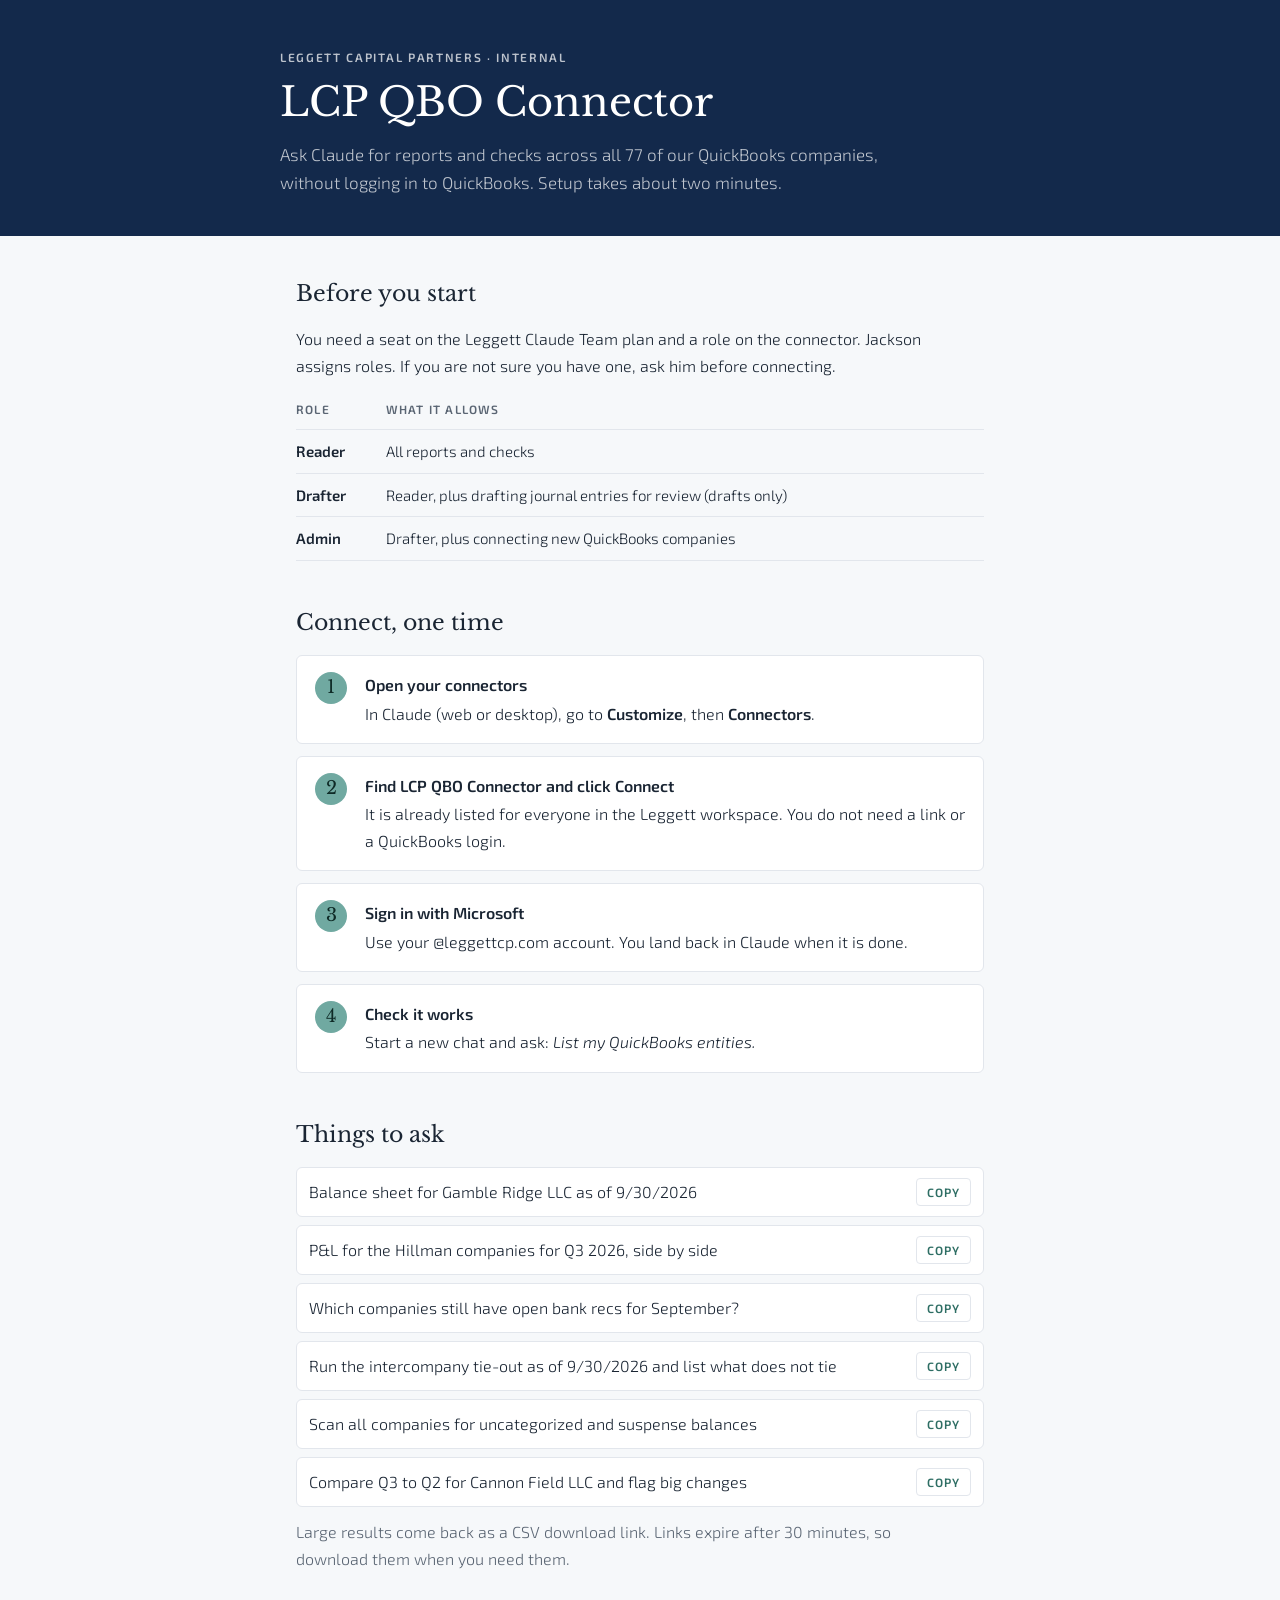
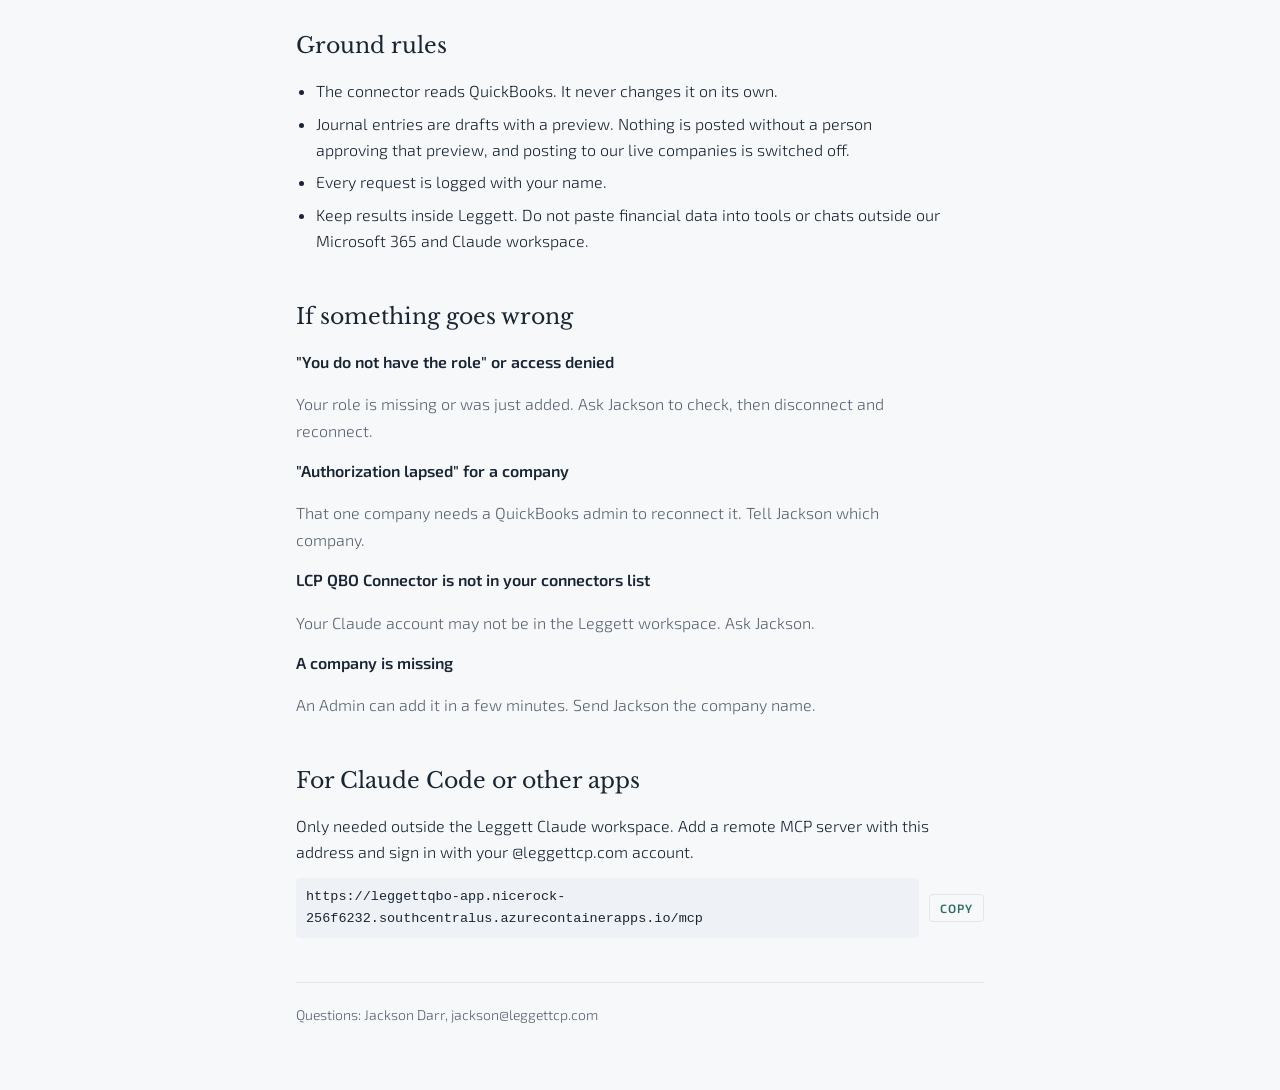
<file: qbo-connector/setup.html>
<!doctype html>
<html lang="en">
<head>
<meta charset="utf-8">
<meta name="viewport" content="width=device-width, initial-scale=1, viewport-fit=cover">
<meta name="robots" content="noindex, nofollow">
<meta name="color-scheme" content="light dark">
<title>LCP QBO Connector Setup</title>
<link rel="preconnect" href="https://fonts.googleapis.com">
<link rel="preconnect" href="https://fonts.gstatic.com" crossorigin>
<link rel="stylesheet" href="https://fonts.googleapis.com/css2?family=Libre+Baskerville:wght@400;700&family=Exo+2:wght@300;400;600&display=swap">
<style>
/* Layout: one calm reading column, a navy masthead, numbered setup steps, quiet reference sections below. */
:root {
  --navy: #13294B;          /* Deep Navy */
  --sage: #70A9A1;          /* Sage accent, used once per view */
  --sage-text: #2E6E64;     /* Sage for text on light grounds (AA) */
  --bg: #F6F8FA;
  --surface: #FFFFFF;
  --ink: #1A2533;
  --muted: #5A6573;
  --line: #E2E6EC;
  --code-bg: #EEF2F6;
  --on-navy: #FFFFFF;
  --on-navy-muted: rgba(255,255,255,.72);
  --display: "Libre Baskerville", Georgia, "Times New Roman", serif;
  --body: "Exo 2", "Segoe UI", system-ui, sans-serif;
  --mono: ui-monospace, "Cascadia Mono", Consolas, monospace;
}
@media (prefers-color-scheme: dark) {
  :root:not([data-theme="light"]) {
    --bg: #0E1A2C; --surface: #14243B; --ink: #E7ECF2; --muted: #A3AFBE; --line: #24364F;
    --code-bg: #1B2E48; --sage-text: #93C7C0; --navy: #0A1626; color-scheme: dark;
  }
}
:root[data-theme="dark"] {
  --bg: #0E1A2C; --surface: #14243B; --ink: #E7ECF2; --muted: #A3AFBE; --line: #24364F;
  --code-bg: #1B2E48; --sage-text: #93C7C0; --navy: #0A1626; color-scheme: dark;
}
* { box-sizing: border-box; }
body { background: var(--bg); color: var(--ink); font-family: var(--body); font-weight: 300; font-size: 16px; line-height: 1.65; }
.mast { background: var(--navy); color: var(--on-navy); padding-block: 48px 40px; padding-inline: 16px; }
.wrap { max-width: 720px; margin: 0 auto; }
main.wrap { padding-block: 40px 64px; padding-inline: 16px; display: grid; gap: 44px; }
.eyebrow { font-weight: 600; font-size: 12px; letter-spacing: .14em; text-transform: uppercase; color: var(--on-navy-muted); }
h1, h2 { font-family: var(--display); font-weight: 400; text-wrap: balance; margin: 0; }
h1 { font-size: clamp(28px, 5vw, 40px); line-height: 1.2; margin-top: 10px; }
.lede { color: var(--on-navy-muted); max-width: 60ch; margin: 14px 0 0; font-size: 17px; }
h2 { font-size: 22px; color: var(--ink); margin-bottom: 14px; }
section > p { margin: 0 0 12px; max-width: 65ch; }
.muted { color: var(--muted); }
strong { font-weight: 600; }
ol.steps { list-style: none; margin: 0; padding: 0; display: grid; gap: 12px; counter-reset: s; }
ol.steps li { counter-increment: s; display: grid; grid-template-columns: 36px 1fr; gap: 14px; align-items: start;
  background: var(--surface); border: 1px solid var(--line); border-radius: 6px; padding: 16px 18px; }
ol.steps li::before { content: counter(s); font-family: var(--display); font-size: 18px; width: 32px; height: 32px; border-radius: 50%;
  display: grid; place-items: center; background: var(--sage); color: #0E2A26; }
ol.steps li div { min-width: 0; }
ol.steps b { display: block; font-weight: 600; margin-bottom: 2px; }
.table-scroll { overflow-x: auto; }
table { border-collapse: collapse; width: 100%; font-size: 15px; }
th, td { text-align: left; padding: 9px 12px 9px 0; border-bottom: 1px solid var(--line); vertical-align: top; }
th { font-weight: 600; font-size: 12px; letter-spacing: .1em; text-transform: uppercase; color: var(--muted); }
td:first-child { white-space: nowrap; font-weight: 600; }
.prompts { display: grid; gap: 8px; margin: 0; padding: 0; list-style: none; }
.prompts li { display: flex; gap: 10px; align-items: center; justify-content: space-between; flex-wrap: wrap;
  background: var(--surface); border: 1px solid var(--line); border-radius: 6px; padding: 10px 12px; }
.prompts span { min-width: 0; flex: 1 1 260px; }
button.copy { font: 600 12px var(--body); letter-spacing: .08em; text-transform: uppercase; color: var(--sage-text);
  background: transparent; border: 1px solid var(--line); border-radius: 4px; padding: 6px 10px; cursor: pointer; }
button.copy:hover { border-color: var(--sage-text); }
button.copy:focus-visible { outline: 2px solid var(--sage-text); outline-offset: 2px; }
code, .url { font-family: var(--mono); font-size: 13.5px; background: var(--code-bg); border-radius: 4px; padding: 2px 6px; overflow-wrap: anywhere; }
.url-row { display: flex; gap: 10px; align-items: center; flex-wrap: wrap; margin-top: 8px; }
.url-row .url { flex: 1 1 300px; min-width: 0; padding: 8px 10px; }
ul.plain { margin: 0; padding-left: 20px; display: grid; gap: 6px; max-width: 65ch; }
dl { margin: 0; display: grid; gap: 14px; }
dt { font-weight: 600; }
dd { margin: 2px 0 0; color: var(--muted); max-width: 65ch; }
footer { border-top: 1px solid var(--line); padding-top: 20px; font-size: 14px; color: var(--muted); }
@media (prefers-reduced-motion: reduce) { * { transition: none !important; } }
</style>
<style>html,body{margin:0}</style>
</head>
<body>

<header class="mast">
  <div class="wrap">
    <div class="eyebrow">Leggett Capital Partners · Internal</div>
    <h1>LCP QBO Connector</h1>
    <p class="lede">Ask Claude for reports and checks across all 77 of our QuickBooks companies, without logging in to QuickBooks. Setup takes about two minutes.</p>
  </div>
</header>

<main class="wrap">
  <section>
    <h2>Before you start</h2>
    <p>You need a seat on the Leggett Claude Team plan and a role on the connector. Jackson assigns roles. If you are not sure you have one, ask him before connecting.</p>
    <div class="table-scroll">
      <table>
        <tr><th>Role</th><th>What it allows</th></tr>
        <tr><td>Reader</td><td>All reports and checks</td></tr>
        <tr><td>Drafter</td><td>Reader, plus drafting journal entries for review (drafts only)</td></tr>
        <tr><td>Admin</td><td>Drafter, plus connecting new QuickBooks companies</td></tr>
      </table>
    </div>
  </section>

  <section>
    <h2>Connect, one time</h2>
    <ol class="steps">
      <li><div><b>Open your connectors</b>In Claude (web or desktop), go to <strong>Customize</strong>, then <strong>Connectors</strong>.</div></li>
      <li><div><b>Find LCP QBO Connector and click Connect</b>It is already listed for everyone in the Leggett workspace. You do not need a link or a QuickBooks login.</div></li>
      <li><div><b>Sign in with Microsoft</b>Use your @leggettcp.com account. You land back in Claude when it is done.</div></li>
      <li><div><b>Check it works</b>Start a new chat and ask: <em>List my QuickBooks entities.</em></div></li>
    </ol>
  </section>

  <section>
    <h2>Things to ask</h2>
    <ul class="prompts">
      <li><span>Balance sheet for Gamble Ridge LLC as of 9/30/2026</span><button class="copy" type="button">Copy</button></li>
      <li><span>P&amp;L for the Hillman companies for Q3 2026, side by side</span><button class="copy" type="button">Copy</button></li>
      <li><span>Which companies still have open bank recs for September?</span><button class="copy" type="button">Copy</button></li>
      <li><span>Run the intercompany tie-out as of 9/30/2026 and list what does not tie</span><button class="copy" type="button">Copy</button></li>
      <li><span>Scan all companies for uncategorized and suspense balances</span><button class="copy" type="button">Copy</button></li>
      <li><span>Compare Q3 to Q2 for Cannon Field LLC and flag big changes</span><button class="copy" type="button">Copy</button></li>
    </ul>
    <p class="muted" style="margin-top:12px">Large results come back as a CSV download link. Links expire after 30 minutes, so download them when you need them.</p>
  </section>

  <section>
    <h2>Ground rules</h2>
    <ul class="plain">
      <li>The connector reads QuickBooks. It never changes it on its own.</li>
      <li>Journal entries are drafts with a preview. Nothing is posted without a person approving that preview, and posting to our live companies is switched off.</li>
      <li>Every request is logged with your name.</li>
      <li>Keep results inside Leggett. Do not paste financial data into tools or chats outside our Microsoft 365 and Claude workspace.</li>
    </ul>
  </section>

  <section>
    <h2>If something goes wrong</h2>
    <dl>
      <dt>"You do not have the role" or access denied</dt>
      <dd>Your role is missing or was just added. Ask Jackson to check, then disconnect and reconnect.</dd>
      <dt>"Authorization lapsed" for a company</dt>
      <dd>That one company needs a QuickBooks admin to reconnect it. Tell Jackson which company.</dd>
      <dt>LCP QBO Connector is not in your connectors list</dt>
      <dd>Your Claude account may not be in the Leggett workspace. Ask Jackson.</dd>
      <dt>A company is missing</dt>
      <dd>An Admin can add it in a few minutes. Send Jackson the company name.</dd>
    </dl>
  </section>

  <section>
    <h2>For Claude Code or other apps</h2>
    <p>Only needed outside the Leggett Claude workspace. Add a remote MCP server with this address and sign in with your @leggettcp.com account.</p>
    <div class="url-row">
      <span class="url" id="mcp-url">https://leggettqbo-app.nicerock-256f6232.southcentralus.azurecontainerapps.io/mcp</span>
      <button class="copy" type="button" data-target="mcp-url">Copy</button>
    </div>
  </section>

  <footer>Questions: Jackson Darr, <span class="sel">jackson@leggettcp.com</span></footer>
</main>

<script>
document.querySelectorAll("button.copy").forEach(function (btn) {
  btn.addEventListener("click", function () {
    var src = btn.dataset.target ? document.getElementById(btn.dataset.target) : btn.previousElementSibling;
    var text = src.textContent.trim();
    var done = function () { btn.textContent = "Copied"; setTimeout(function () { btn.textContent = "Copy"; }, 1500); };
    var fallback = function () {
      var r = document.createRange(); r.selectNodeContents(src);
      var s = window.getSelection(); s.removeAllRanges(); s.addRange(r);
      btn.textContent = "Selected";
      setTimeout(function () { btn.textContent = "Copy"; }, 1500);
    };
    try { navigator.clipboard.writeText(text).then(done, fallback); } catch (e) { fallback(); }
  });
});
</script>

</body>
</html>
</file>
